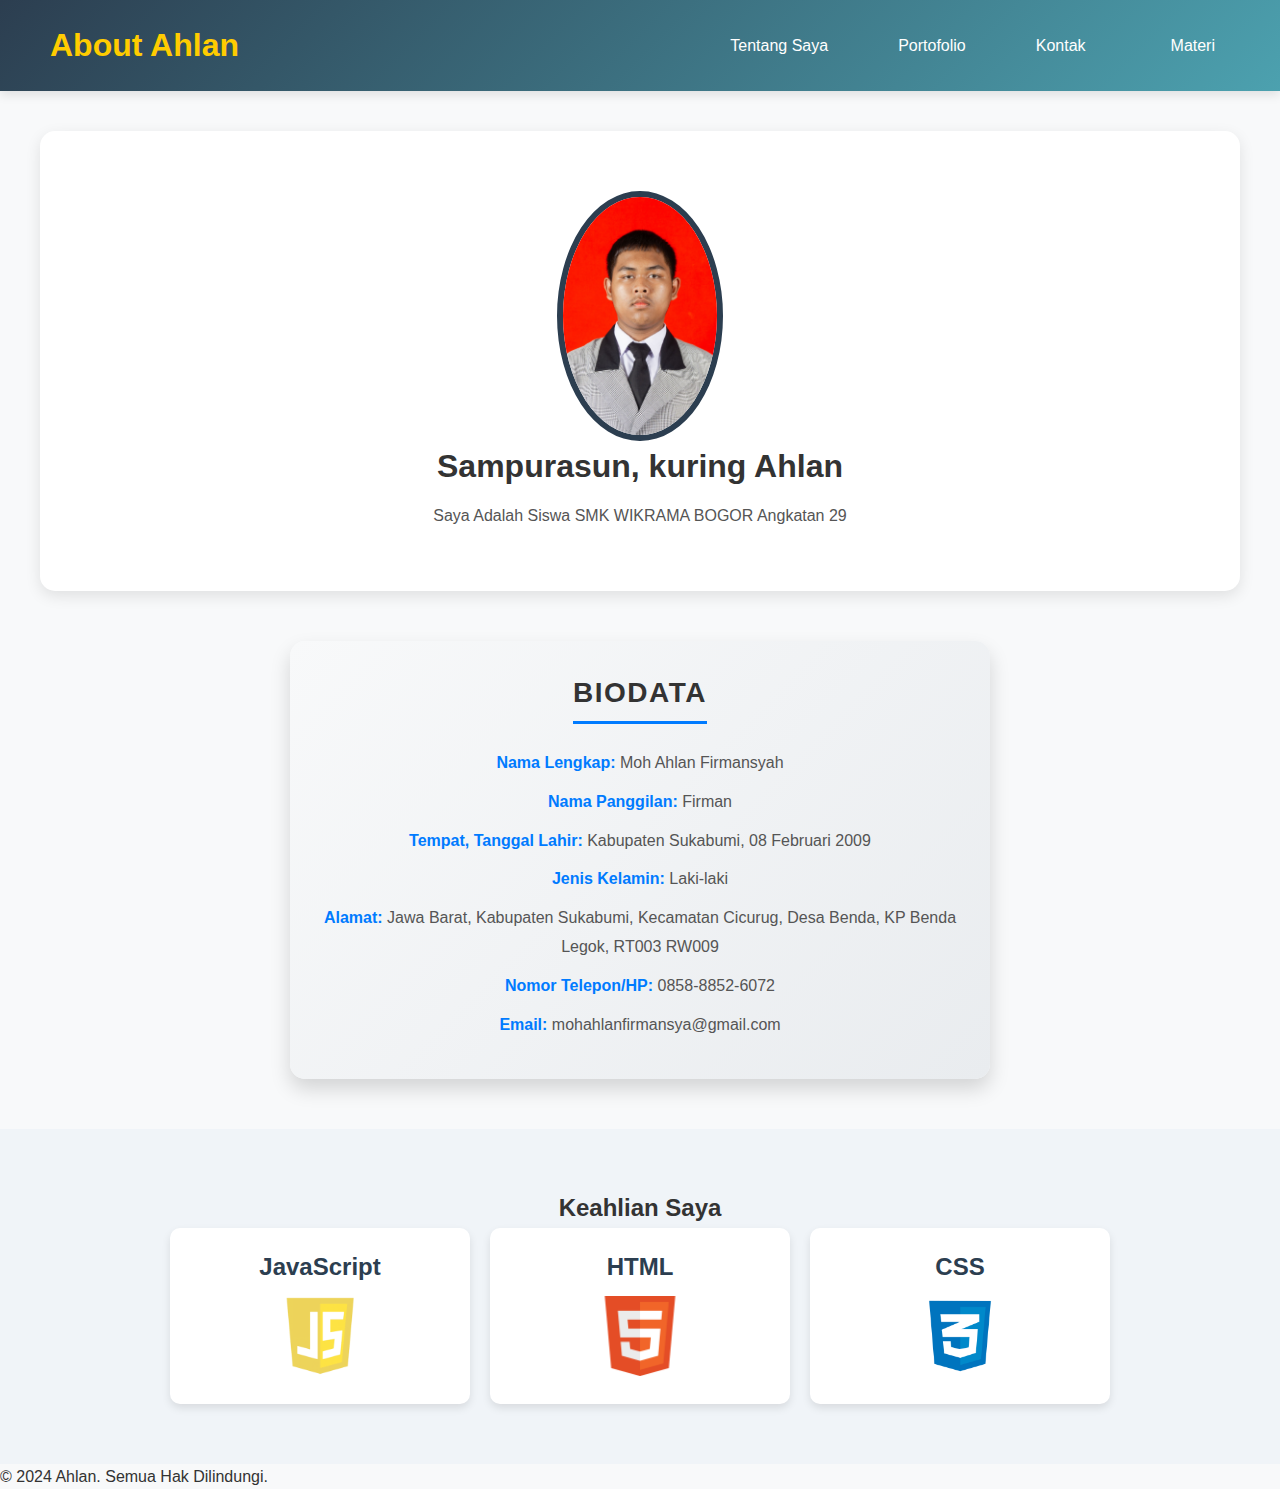
<file: index.html>
<!DOCTYPE html>
<html lang="id">
<head>
    <meta charset="UTF-8">
    <meta name="viewport" content="width=device-width, initial-scale=1.0">
    <title>Portofolio Saya</title>
    <link rel="stylesheet" href="Style.css">
</head>
<body>
    <header>
        <h1><span>About</span> Ahlan</h1>
            <nav>
                <ul>
                    <li><a href="index.html">Tentang Saya</a></li>
                    <li><a href="Portofolio.html">Portofolio</a></li>
                    <li><a href="Contact.html">Kontak</a></li>
                    <li class="nav-item dropdown">
                        <a href="nakal.html" class="dropdown-toggle">Materi</a>
                        <ul class="dropdown-menu">
                            <li><a class="dropdown-item" href="pipas.html">Pipas</a></li>
                            <li><a class="dropdown-item" href="Sejarah.html">Sejarah</a></li>
                            <li><a class="dropdown-item" href="sunda.html">Sunda</a></li>
                        </ul>
                    </li>
                </ul>
            </nav>
        </div>
    </header>

    <section id="about" class="about">
        <img src="12410408 0098459552 Moh Ahlan Firmansyah.jpg" alt="hero">
        <h1>Sampurasun, kuring Ahlan</h1>
        <p class="nama">Saya Adalah Siswa SMK WIKRAMA BOGOR Angkatan 29</p>
    </section>

    <section id="biodata">
        <h1>Biodata</h1>
        <p><span>Nama Lengkap:</span> Moh Ahlan Firmansyah</p>
        <p><span>Nama Panggilan:</span> Firman</p>
        <p><span>Tempat, Tanggal Lahir:</span> Kabupaten Sukabumi, 08 Februari 2009</p>
        <p><span>Jenis Kelamin:</span> Laki-laki</p>
        <p><span>Alamat:</span> Jawa Barat, Kabupaten Sukabumi, Kecamatan Cicurug, Desa Benda, KP Benda Legok, RT003 RW009</p>
        <p><span>Nomor Telepon/HP:</span> 0858-8852-6072</p>
        <p><span>Email:</span> mohahlanfirmansya@gmail.com</p>
    </section>
    
    <section id="services" class="services">
        <h2>Keahlian Saya</h2>
        <div class="service-container">
            <div class="service-item">
                <h3>JavaScript</h3>
                <img src="asset/logo-javascript-2-300x300.png" alt="JavaScript Logo">
            </div>
            <div class="service-item">
                <h3>HTML</h3>
                <img src="asset/image.png" alt="HTML Logo">
            </div>
            <div class="service-item">
                <h3>CSS</h3>
                <img src="asset/image copy.png" alt="CSS Logo">
            </div>
        </div>
    </section>

    <footer>
        <p>&copy; 2024 Ahlan. Semua Hak Dilindungi.</p>
    </footer>
</body>
</html>
</file>
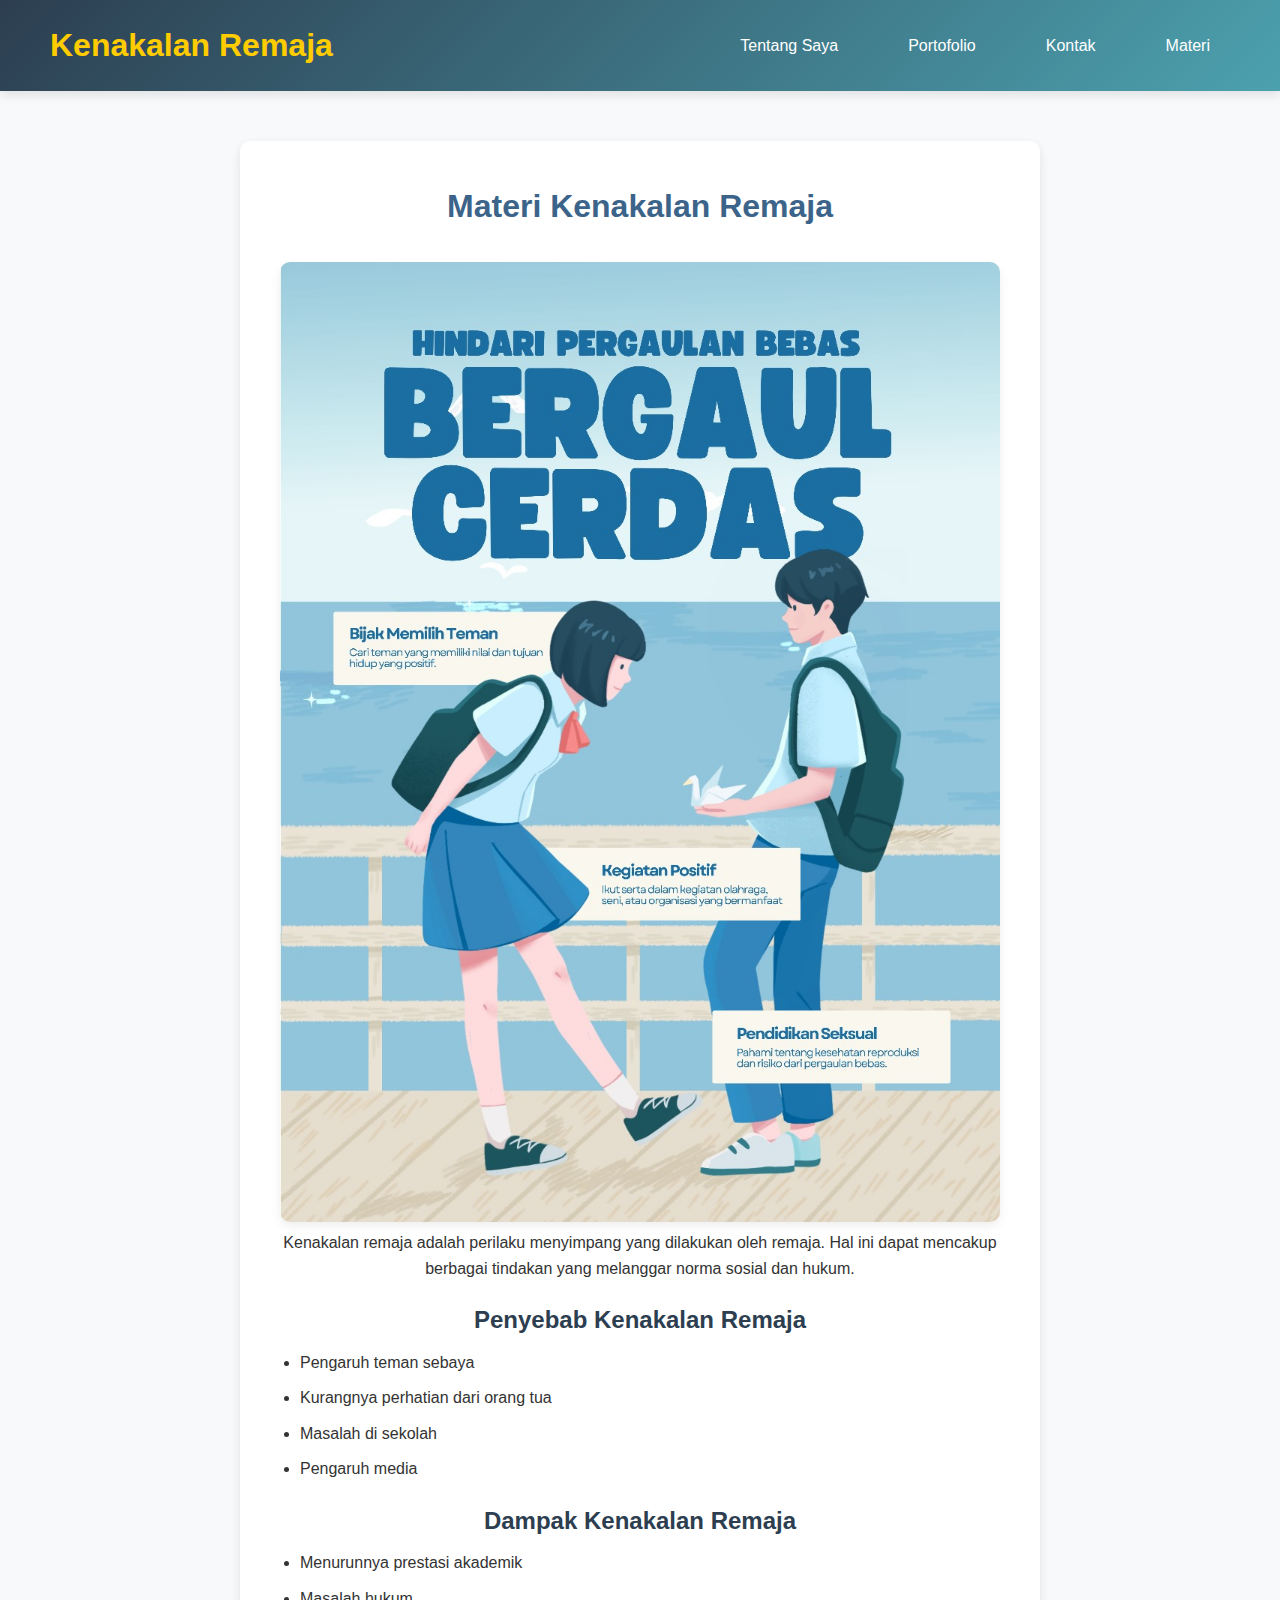
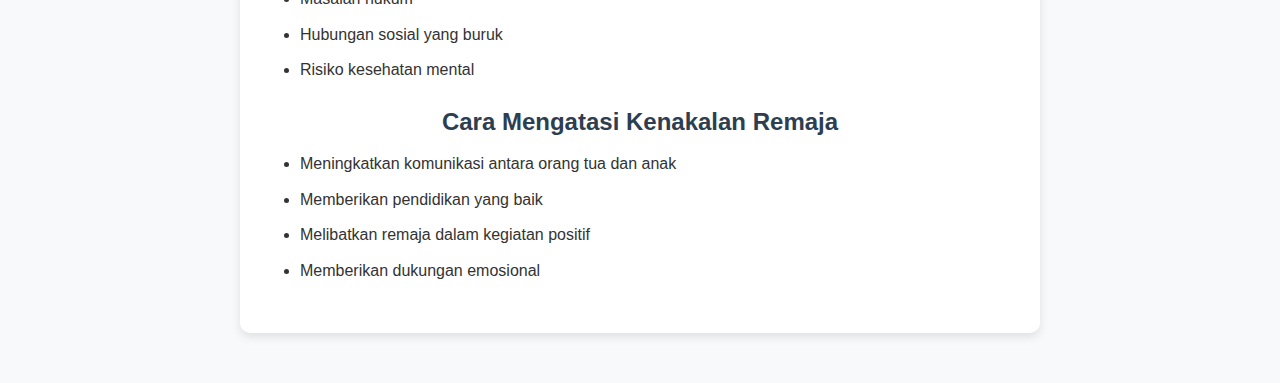
<file: pipas.html>
<!DOCTYPE html>
<html lang="en">
<head>
    <meta charset="UTF-8">
    <meta name="viewport" content="width=device-width, initial-scale=1.0">
    <title>Portofolio Ahlan</title>
    <link rel="stylesheet" href="nakal.css"> <!-- Pastikan path CSS benar -->
</head>
<body>

    <!-- HEADER DAN NAVBAR -->
    <header>
        <h1><span>Kenakalan Remaja </span></h1>
        <nav>
            <ul>
                <li><a href="index.html">Tentang Saya</a></li>
                <li><a href="Portofolio.html">Portofolio</a></li>
                <li><a href="Contact.html">Kontak</a></li>
                <li class="dropdown">
                    <a href="#" class="dropdown-toggle">Materi</a>
                    <ul class="dropdown-menu">
                        <li><a class="dropdown-item" href="pipas.html">Pipas</a></li>
                        <li><a class="dropdown-item" href="sejarah.html">Sejarah</a></li>
                        <li><a class="dropdown-item" href="sunda.html">Sunda</a></li>
                    </ul>
                </li>
            </ul>
        </nav>
    </header>

    <!-- FORM CONTAINER -->
    <div class="form-container">
        <h1 id="hero">Materi Kenakalan Remaja</h1>
        <img src="./asset/Gambar WhatsApp 2024-12-23 pukul 08.17.40_6e04c5d1.jpg" 
             alt="Poster Kenakalan Remaja" class="poster-image">
        <p>Kenakalan remaja adalah perilaku menyimpang yang dilakukan oleh remaja. Hal ini dapat mencakup berbagai tindakan yang melanggar norma sosial dan hukum.</p>
        
        <h2>Penyebab Kenakalan Remaja</h2>
        <ul>
            <li>Pengaruh teman sebaya</li>
            <li>Kurangnya perhatian dari orang tua</li>
            <li>Masalah di sekolah</li>
            <li>Pengaruh media</li>
        </ul>

        <h2>Dampak Kenakalan Remaja</h2>
        <ul>
            <li>Menurunnya prestasi akademik</li>
            <li>Masalah hukum</li>
            <li>Hubungan sosial yang buruk</li>
            <li>Risiko kesehatan mental</li>
        </ul>
    
        <h2>Cara Mengatasi Kenakalan Remaja</h2>
        <ul>
            <li>Meningkatkan komunikasi antara orang tua dan anak</li>
            <li>Memberikan pendidikan yang baik</li>
            <li>Melibatkan remaja dalam kegiatan positif</li>
            <li>Memberikan dukungan emosional</li>
        </ul>
    </div>

</body>
</html>
</file>
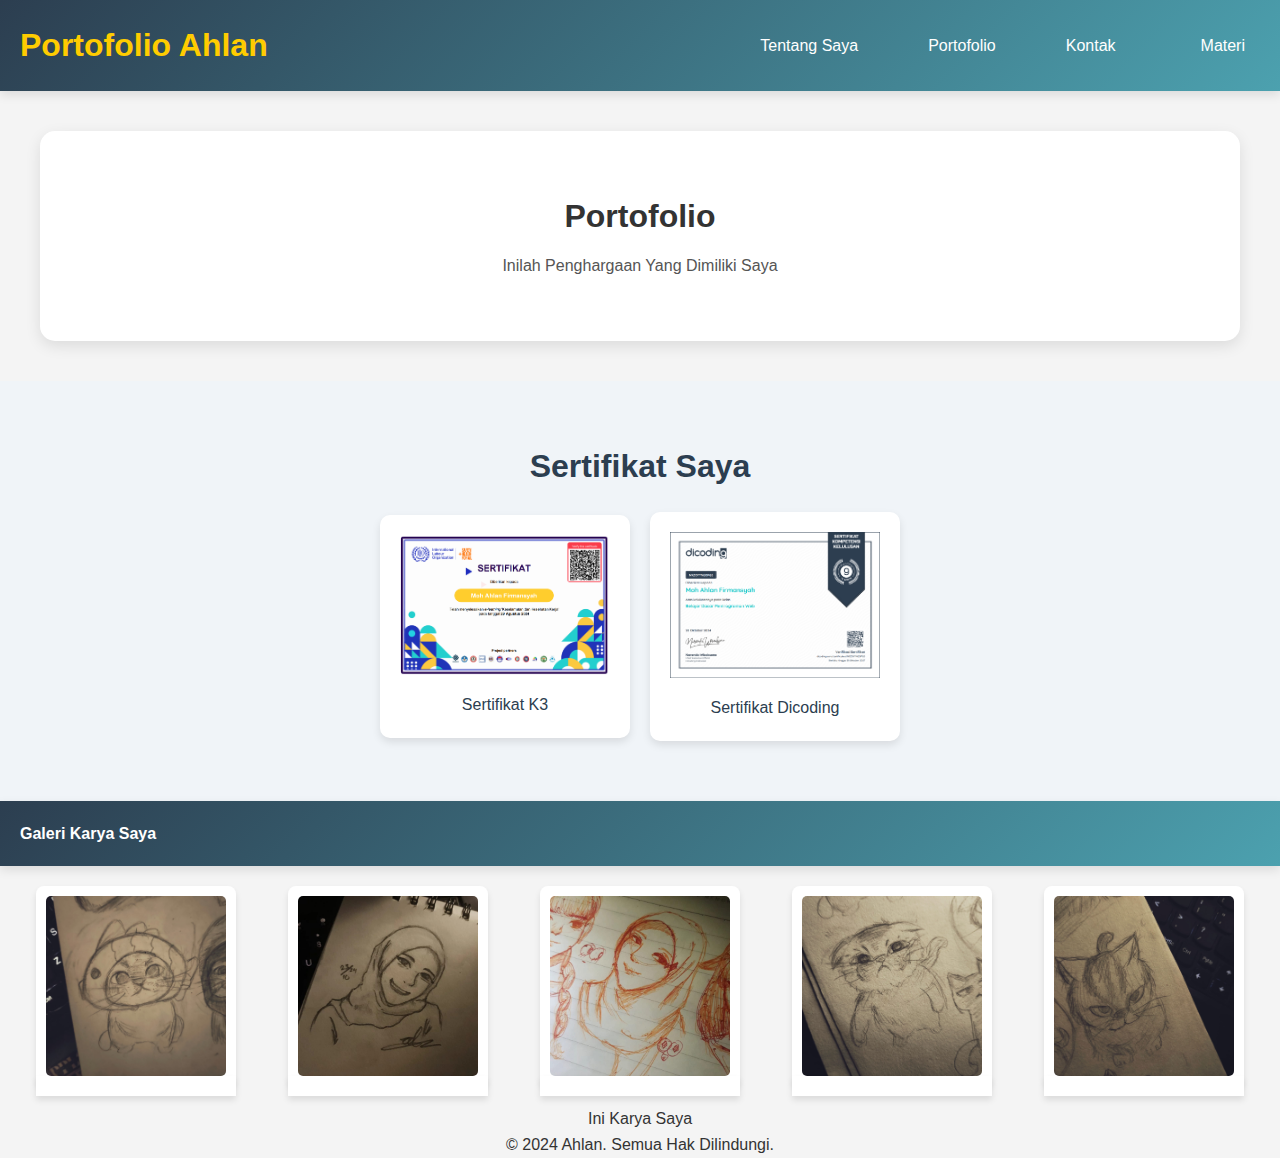
<file: Portofolio.html>
<!DOCTYPE html>
<html lang="id">
<head>
    <meta charset="UTF-8">
    <meta name="viewport" content="width=device-width, initial-scale=1.0">
    <title>Portofolio Saya</title>
    <link rel="stylesheet" href="Style.css">
    
</head>
<body>
    <header>
          <h1><span>Portofolio</span> Ahlan</h1>
            <nav>
                <ul>
                    <li><a href="index.html">Tentang Saya</a></li>
                    <li><a href="Portofolio.html">Portofolio</a></li>
                    <li><a href="Contact.html">Kontak</a></li>
                    <li class="nav-item dropdown">
                        <a href="nakal.html" class="dropdown-toggle">Materi</a>
                        <ul class="dropdown-menu">
                            <li><a class="dropdown-item" href="pipas.html">Pipas</a></li>
                            <li><a class="dropdown-item" href="sejarah.html">Sejarah</a></li>
                            <li><a class="dropdown-item" href="sunda.html">Sunda</a></li>
                        </ul>
            </nav>
            
        </div>
    </header>

    <section id="about" class="about">
        <h1>Portofolio</h1>
        <p class="nama">Inilah Penghargaan Yang Dimiliki Saya</p>

    </section>
    <section id="handling" class="handling">
        <h2>Sertifikat Saya</h2>
        <div class="certificates"> <!-- Ganti class handling dengan certificates -->
            <div class="certificate-item">
                <img src="./asset/k3.png" alt="Sertifikat K3">
                <div class="caption">Sertifikat K3</div>
            </div>
            <div class="certificate-item">
                <img src="./asset/sertifikat.png" alt="Sertifikat Dicoding">
                <div class="caption">Sertifikat Dicoding</div>
            </div>
        </div>
    </section>
  </section>
  <style>
    body {
        font-family: Arial, sans-serif;
        margin: 0;
        padding: 0;
        background-color: #f4f4f4;
        text-align: center;
    }

    header {
        background-color: #333;
        color: white;
        padding: 20px;
    }

    .gallery {
        display: grid;
        grid-template-columns: repeat(auto-fit, minmax(150px, 1fr));
        gap: 20px;
        padding: 20px;
        justify-content: center;
    }

    .gallery-item {
        background: white;
        padding: 10px;
        border-radius: 8px;
        box-shadow: 0 4px 6px rgba(0, 0, 0, 0.1);
        text-align: center;
        position: relative;
        width: 200px;
        margin: auto;
    }

    .gallery-item img {
        width: 100%;
        border-radius: 5px;
        display: block;
    }

    .gallery-item::after {
        content: "";
        display: block;
        width: 100%;
        height: 20px;
        background: white;
        position: absolute;
        bottom: -10px;
        left: 0;
        box-shadow: 0 4px 6px rgba(0, 0, 0, 0.1);
    }
</style>
</head>
<body>
<header>
    <h4>Galeri Karya Saya</h4>
</header>
<main>
    <div class="gallery">
        <div class="gallery-item"><img src="karya/e.jpg " alt="Karya 1"></div>
        <div class="gallery-item"><img src="karya/b.jpg" alt="Karya 2"></div>
        <div class="gallery-item"><img src="karya/a.jpg" alt="Karya 3"></div>
        <div class="gallery-item"><img src="karya/c.jpg" alt="Karya 4"></div>
        <div class="gallery-item"><img src="karya/d.jpg" alt="Karya 5"></div>
    </div>
</main>
<p>Ini Karya Saya </p>
  <footer>
      <p>&copy; 2024 Ahlan. Semua Hak Dilindungi.</p>
  </footer>
</body>
</html>
</file>
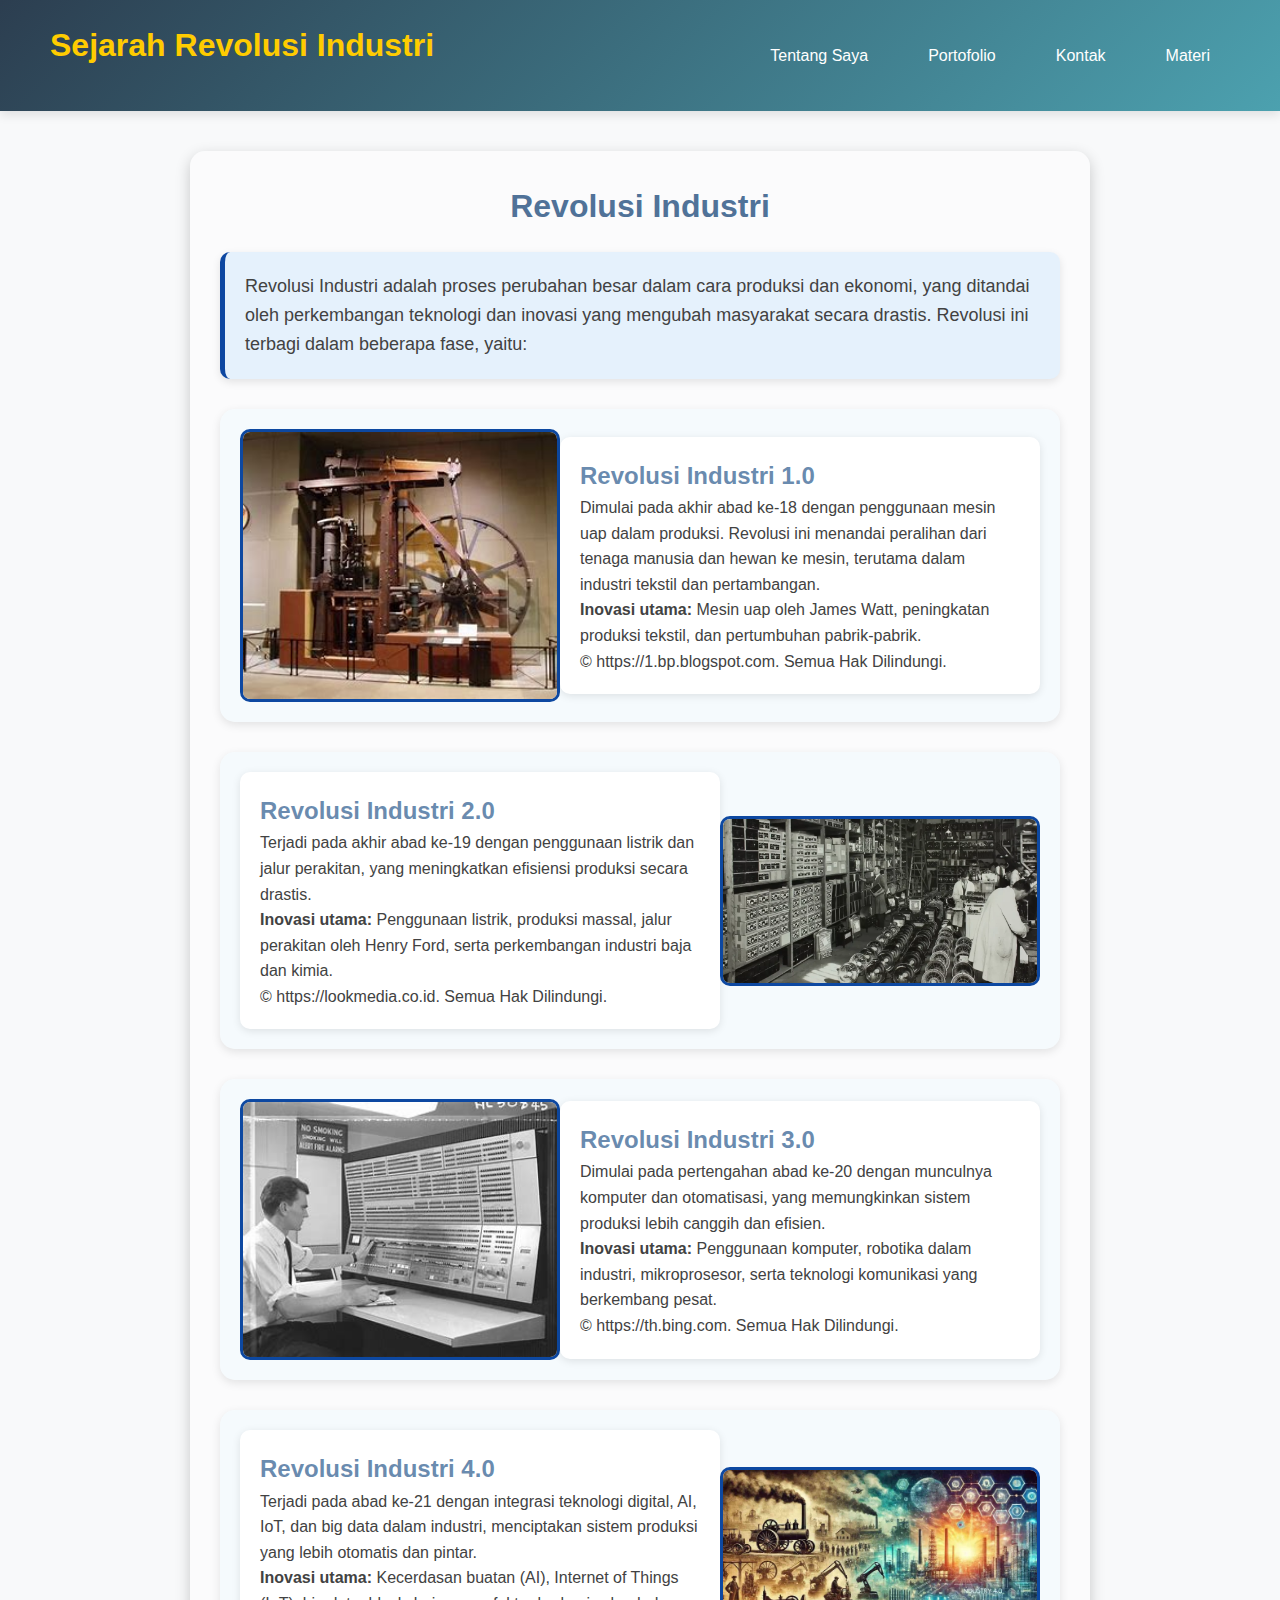
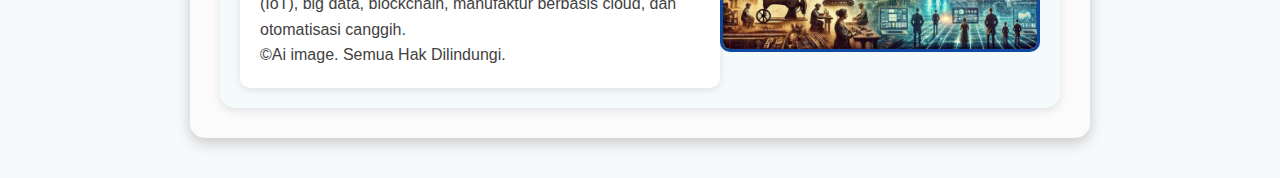
<file: sejarah.html>
<!DOCTYPE html>
<html lang="id">
<head>
    <meta charset="UTF-8">
    <meta name="viewport" content="width=device-width, initial-scale=1.0">
    <title> Revolusi Industri</title>
    <link rel="stylesheet" href="sejarah.css ">
    <header>
        <h1><span>Sejarah</span> Revolusi Industri</h1>
        <nav>
            <ul>
                <li><a href="index.html">Tentang Saya</a></li>
                <li><a href="Portofolio.html">Portofolio</a></li>
                <li><a href="Contact.html">Kontak</a></li>
                <li class="dropdown">
                    <a href="#" class="dropdown-toggle">Materi</a>
                    <ul class="dropdown-menu">
                        <li><a class="dropdown-item" href="pipas.html">Pipas</a></li>
                        <li><a class="dropdown-item" href="sejarah.html">Sejarah</a></li>
                        <li><a class="dropdown-item" href="sunda.html">Sunda</a></li>
                    </ul>
                </li>
            </ul>
        </nav>
    </header>
</head>
<body>
    <div class="container">
        <h1> Revolusi Industri</h1>
        <div class="intro">
            <p>Revolusi Industri adalah proses perubahan besar dalam cara produksi dan ekonomi, yang ditandai oleh perkembangan teknologi dan inovasi yang mengubah masyarakat secara drastis. Revolusi ini terbagi dalam beberapa fase, yaitu:</p>
        </div>
        
        <div class="timeline">
            <div class="timeline-item">
                <img src="OIPP.jpg" alt="Mesin Uap">
                <div class="box">
                    <h2>Revolusi Industri 1.0</h2>
                    <p>Dimulai pada akhir abad ke-18 dengan penggunaan mesin uap dalam produksi. Revolusi ini menandai peralihan dari tenaga manusia dan hewan ke mesin, terutama dalam industri tekstil dan pertambangan.</p>
                    <p><strong>Inovasi utama:</strong> Mesin uap oleh James Watt, peningkatan produksi tekstil, dan pertumbuhan pabrik-pabrik.</p>
                    <footer>
                        <p>&copy; https://1.bp.blogspot.com. Semua Hak Dilindungi.</p>
                    </footer>
                </div>
            </div>
            
            <div class="timeline-item">
                <img src="industri.webp" alt="Jalur Perakitan">
                <div class="box">
                    <h2>Revolusi Industri 2.0</h2>
                    <p>Terjadi pada akhir abad ke-19 dengan penggunaan listrik dan jalur perakitan, yang meningkatkan efisiensi produksi secara drastis.</p>
                    <p><strong>Inovasi utama:</strong> Penggunaan listrik, produksi massal, jalur perakitan oleh Henry Ford, serta perkembangan industri baja dan kimia.</p>
                    <footer>
                        <p>&copy; https://lookmedia.co.id. Semua Hak Dilindungi.</p>
                    </footer>
                </div>
            </div>
            
            <div class="timeline-item">
                <img src="OIP.jpg" alt="Komputer IBM 360">
                <div class="box">
                    <h2>Revolusi Industri 3.0</h2>
                    <p>Dimulai pada pertengahan abad ke-20 dengan munculnya komputer dan otomatisasi, yang memungkinkan sistem produksi lebih canggih dan efisien.</p>
                    <p><strong>Inovasi utama:</strong> Penggunaan komputer, robotika dalam industri, mikroprosesor, serta teknologi komunikasi yang berkembang pesat.</p>
                    <footer>
                        <p>&copy; https://th.bing.com. Semua Hak Dilindungi.</p>
                    </footer>
                </div>
            </div>
            
            <div class="timeline-item">
                <img src="whatsapp-image-2024-12-17-at-12-02-50-588417a7-6761d96aed64156d02401c12.jpg" alt="Smart Factory">
                <div class="box">
                    <h2>Revolusi Industri 4.0</h2>
                    <p>Terjadi pada abad ke-21 dengan integrasi teknologi digital, AI, IoT, dan big data dalam industri, menciptakan sistem produksi yang lebih otomatis dan pintar.</p>
                    <p><strong>Inovasi utama:</strong> Kecerdasan buatan (AI), Internet of Things (IoT), big data, blockchain, manufaktur berbasis cloud, dan otomatisasi canggih.</p>
                    <footer>
                        <p>&copy;Ai image. Semua Hak Dilindungi.</p>
                    </footer>
                </div>
            </div>
        </div>
    </div>
    
</body>
</html>
</file>
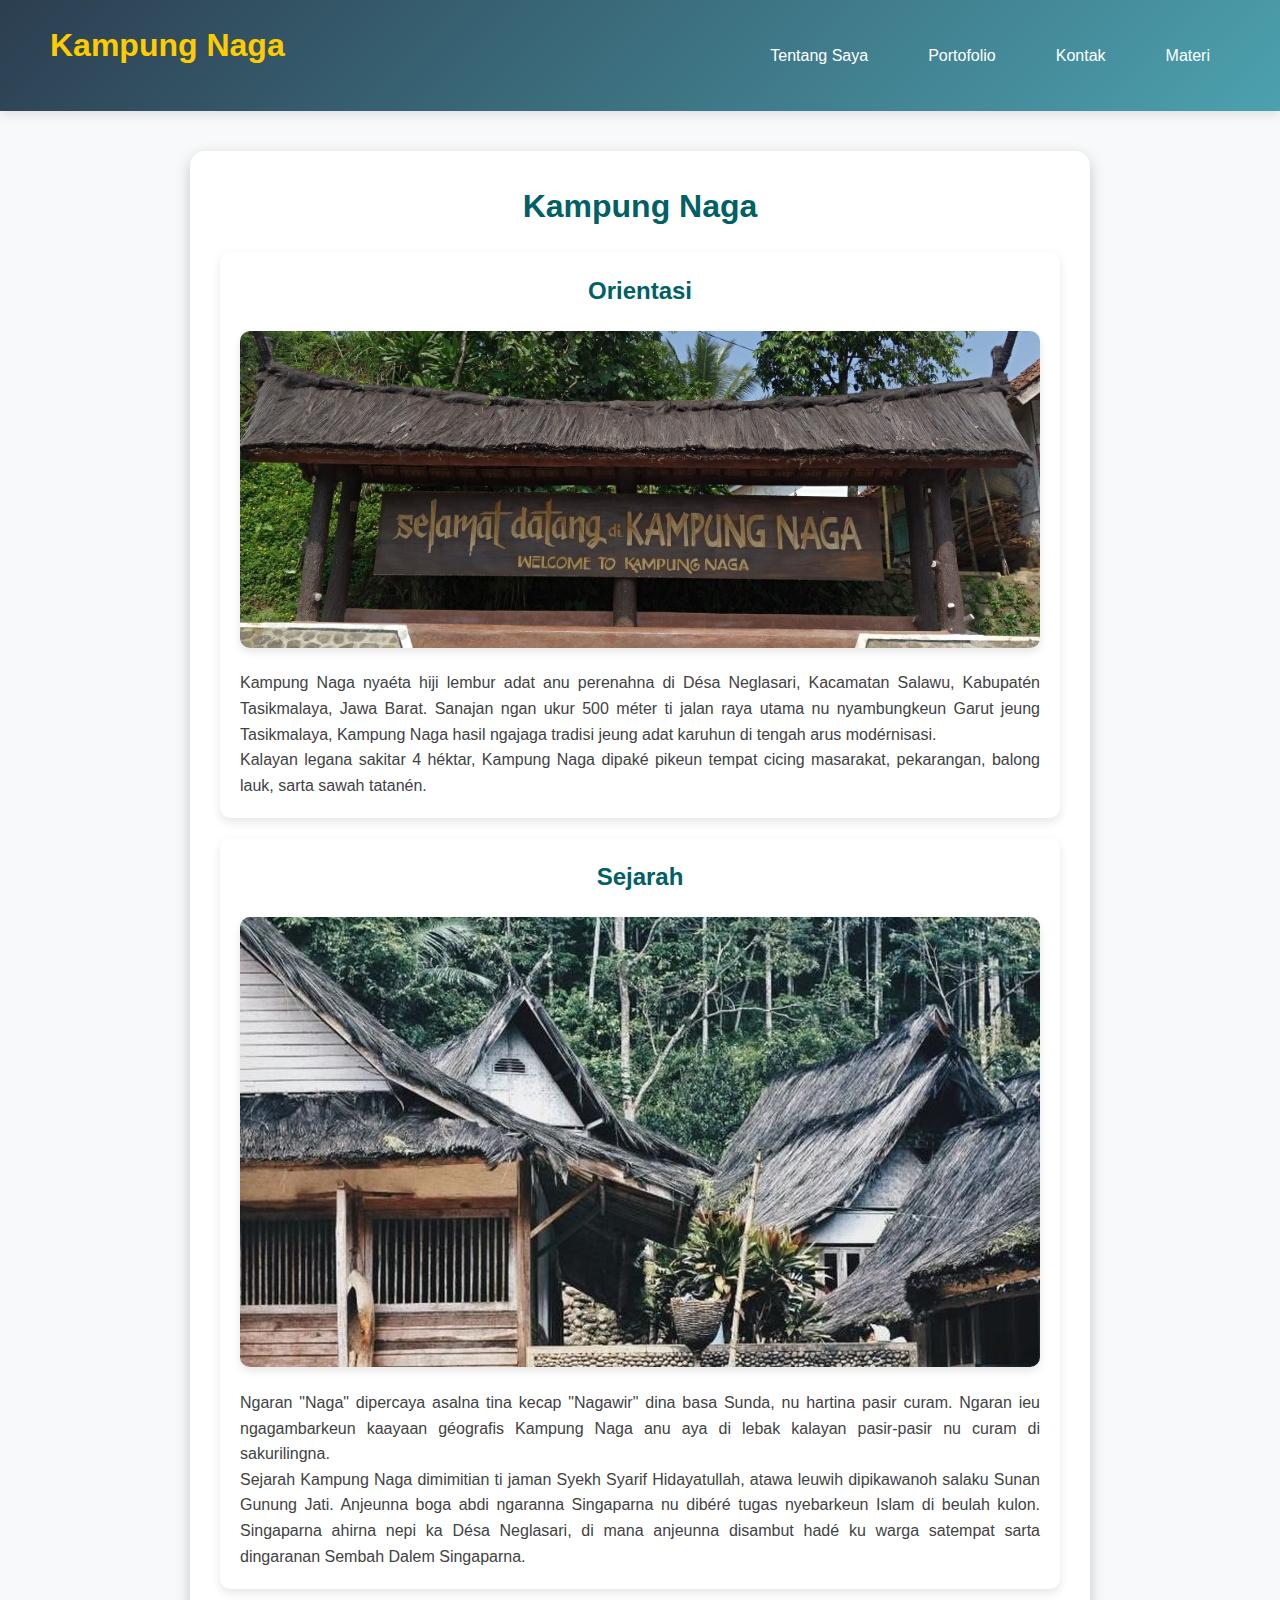
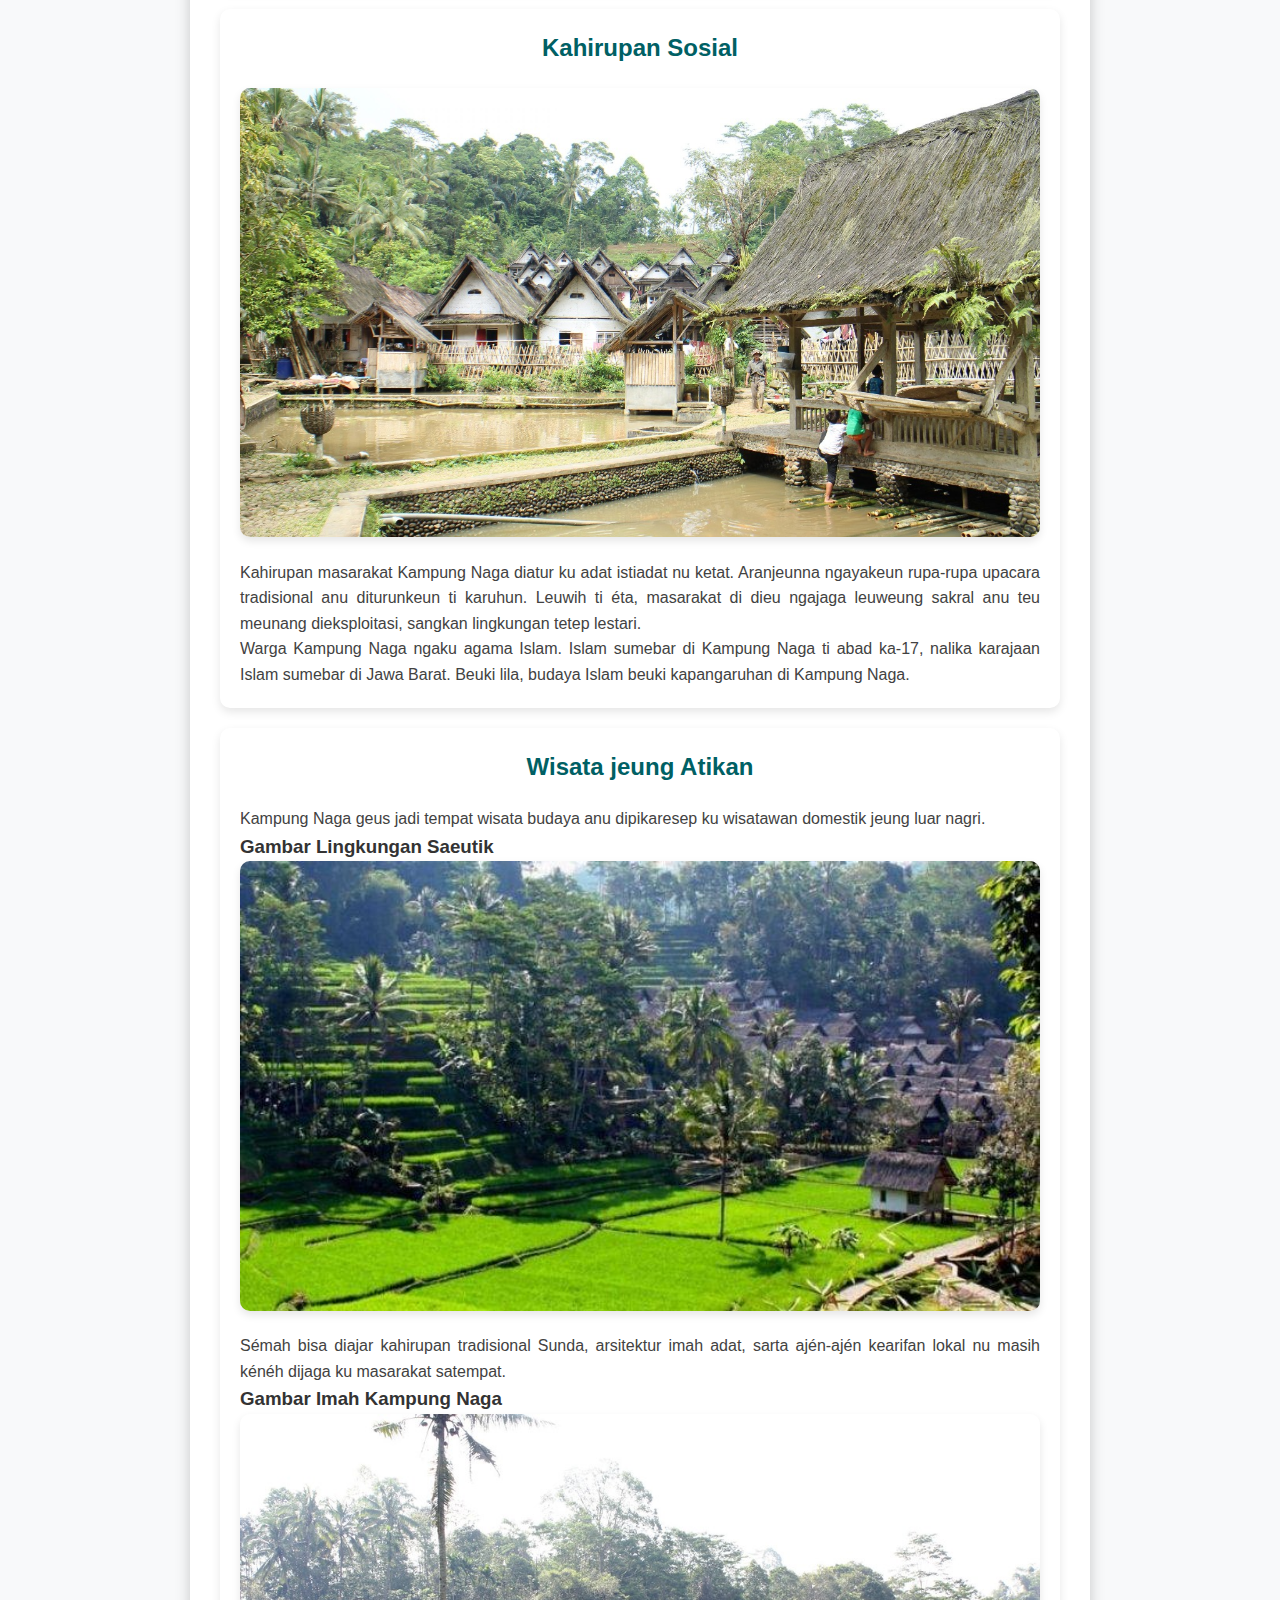
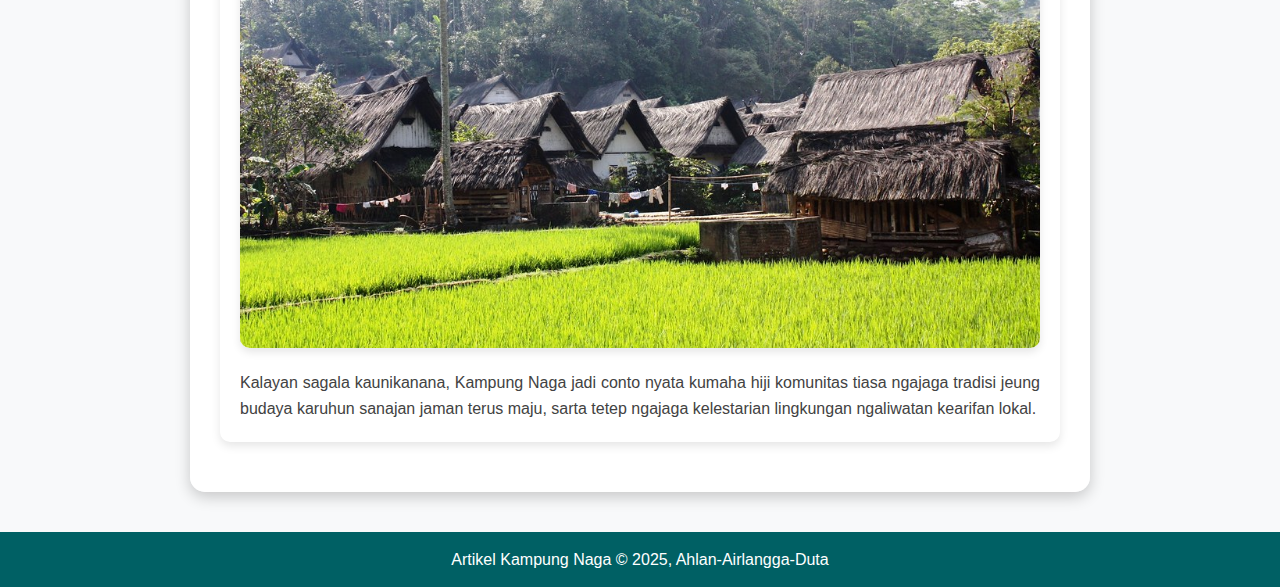
<file: sunda.html>
<!DOCTYPE html>
<html lang="su">
<head>
    <meta charset="UTF-8">
    <meta name="viewport" content="width=device-width, initial-scale=1.0">
    <title> Revolusi Industri</title>
    <link rel="stylesheet" href="sunda.css">
    <header>
        <h1><span></span>Kampung Naga</h1>
        <nav>
            <ul>
                <li><a href="index.html">Tentang Saya</a></li>
                <li><a href="Portofolio.html">Portofolio</a></li>
                <li><a href="Contact.html">Kontak</a></li>
                <li class="dropdown">
                    <a href="#" class="dropdown-toggle">Materi</a>
                    <ul class="dropdown-menu">
                        <li><a class="dropdown-item" href="pipas.html">Pipas</a></li>
                        <li><a class="dropdown-item" href="sejarah.html">Sejarah</a></li>
                        <li><a class="dropdown-item" href="sunda.html">Sunda</a></li>
                    </ul>
                </li>
            </ul>
        </nav>
    </header>
</head>
<body>
    <main>
      <div id="content">
        <h1>  Kampung Naga</h1>
        <article id="orientasi" class="card">
          <h2>Orientasi</h2>
          <img class="featured-image" src="image/SelamatDatangKampungNaga.jpg" alt="Kampung-Naga">
          <p>
            Kampung Naga nyaéta hiji lembur adat anu perenahna di Désa Neglasari, Kacamatan Salawu, Kabupatén Tasikmalaya, Jawa Barat. Sanajan ngan ukur 500 méter ti jalan raya utama nu nyambungkeun Garut jeung Tasikmalaya, Kampung Naga hasil ngajaga tradisi jeung adat karuhun di tengah arus modérnisasi.
          </p>
          <p>
            Kalayan legana sakitar 4 héktar, Kampung Naga dipaké pikeun tempat cicing masarakat, pekarangan, balong lauk, sarta sawah tatanén.
          </p>
        </article>

        <article id="sejarah" class="card">
          <h2>Sejarah</h2>
          <img class="featured-image" src="image/kampungNaga.jpg" alt="Kampung-Naga">
          <p>
            Ngaran "Naga" dipercaya asalna tina kecap "Nagawir" dina basa Sunda, nu hartina pasir curam. Ngaran ieu ngagambarkeun kaayaan géografis Kampung Naga anu aya di lebak kalayan pasir-pasir nu curam di sakurilingna.
          </p>
          <p>
            Sejarah Kampung Naga dimimitian ti jaman Syekh Syarif Hidayatullah, atawa leuwih dipikawanoh salaku Sunan Gunung Jati. Anjeunna boga abdi ngaranna Singaparna nu dibéré tugas nyebarkeun Islam di beulah kulon. Singaparna ahirna nepi ka Désa Neglasari, di mana anjeunna disambut hadé ku warga satempat sarta dingaranan Sembah Dalem Singaparna. 
          </p>
        </article>
    
        <article id="sosial" class="card">
          <h2>Kahirupan Sosial</h2>
          <img class="featured-image" src="image/so.jpg" alt="Geografis">
          <p>
            Kahirupan masarakat Kampung Naga diatur ku adat istiadat nu ketat. Aranjeunna ngayakeun rupa-rupa upacara tradisional anu diturunkeun ti karuhun. Leuwih ti éta, masarakat di dieu ngajaga leuweung sakral anu teu meunang dieksploitasi, sangkan lingkungan tetep lestari.
          </p>
          <p>
            Warga Kampung Naga ngaku agama Islam. Islam sumebar di Kampung Naga ti abad ka-17, nalika karajaan Islam sumebar di Jawa Barat. Beuki lila, budaya Islam beuki kapangaruhan di Kampung Naga.
          </p>
        </article>
    
        <article id="wisata" class="card">
          <h2>Wisata jeung Atikan</h2>
          <p>Kampung Naga geus jadi tempat wisata budaya anu dipikaresep ku wisatawan domestik jeung luar nagri.</p>
          <section>
            <h3>Gambar Lingkungan Saeutik</h3>
            <img class="featured-image" src="image/w.jpg" alt="FarmHouse">
            <p>
              Sémah bisa diajar kahirupan tradisional Sunda, arsitektur imah adat, sarta ajén-ajén kearifan lokal nu masih kénéh dijaga ku masarakat satempat.
            </p>
          </section>
          <section>
            <h3>Gambar Imah Kampung Naga</h3>
            <img class="featured-image" src="image/6220092346_79319f71fa_b.jpg" alt="bosscha">
            <p>
              Kalayan sagala kaunikanana, Kampung Naga jadi conto nyata kumaha hiji komunitas tiasa ngajaga tradisi jeung budaya karuhun sanajan jaman terus maju, sarta tetep ngajaga kelestarian lingkungan ngaliwatan kearifan lokal.
            </p>
          </section>
        </article>
      </div>

    <footer>
     <p>Artikel Kampung Naga &copy; 2025, Ahlan-Airlangga-Duta</p>
    </footer>
  </body>
</html>
</file>
<file: sejarah.css>
* {
    margin: 0;
    padding: 0;
    box-sizing: border-box;
}

body {
    font-family: 'Poppins', sans-serif;
    line-height: 1.6;
    color: #333;
    background-color: #f8f9fa;
}

/* Header dan Navbar */
header {
    display: flex;
    justify-content: space-between;
    align-items: center;
    padding: 20px 50px;
    background: linear-gradient(135deg, #2c3e50, #4ca1af);
    color: white;
    box-shadow: 0 4px 10px rgba(0, 0, 0, 0.1);
    position: relative;
}

/* Logo */
header h1 {
    font-size: 2rem;
    font-weight: bold;
    color: #ffcc00;
}

/* Navbar */
nav ul {
    list-style: none;
    display: flex;
    gap: 20px;
}

nav ul li {
    position: relative;
}

nav ul li a {
    color: white;
    text-decoration: none;
    font-size: 1rem;
    padding: 10px 20px;
    border-radius: 5px;
    transition: 0.3s;
    display: block;
}

nav ul li a:hover {
    background: rgba(255, 255, 255, 0.2);
    color: #ffcc00;
}
/* Dropdown Menu */
.dropdown {
    position: relative;
    display: inline-block;
}

.dropdown-toggle {
    cursor: pointer;
}

.dropdown-menu {
    display: none;
    position: absolute;
    left: 0;
    top: 100%;
    background-color: white;
    min-width: 160px;
    box-shadow: 0px 8px 16px rgba(0, 0, 0, 0.2);
    border-radius: 5px;
    padding: 10px 0;
    z-index: 1000;
}

/* Tampilkan dropdown saat hover */
.dropdown:hover .dropdown-menu {
    display: block;
}

.dropdown-item {
    display: block;
    padding: 10px;
    text-decoration: none;
    color: black;
    font-size: 14px;
    cursor: pointer;
    transition: background 0.3s;
}

.dropdown-item:hover {
    background-color: #f1f1f1;
}

/* Form Container */

.container {
    max-width: 900px;
    margin: 40px auto;
    background: rgba(255, 255, 255, 0.379);
    padding: 30px;
    border-radius: 15px;
    box-shadow: 0px 5px 15px rgba(0, 0, 0, 0.2);
    text-align: center;
}

h1 {
    color: #507298;
    margin-bottom: 20px;
}

.intro {
    text-align: left;
    margin-bottom: 30px;
    font-size: 18px;
    background: #e5f1fc;
    padding: 20px;
    border-radius: 10px;
    border-left: 5px solid #0d47a1;
    box-shadow: 0px 3px 8px rgba(0, 0, 0, 0.1);
}

.timeline {
    display: flex;
    flex-direction: column;
    gap: 30px;
    align-items: center;
}

.timeline-item {
    display: flex;
    align-items: center;
    background: #e9f9ff4e;
    padding: 20px;
    border-radius: 15px;
    width: 100%;
    box-shadow: 0px 3px 10px rgba(0, 0, 0, 0.1);
    transition: transform 0.3s ease-in-out;
}

.timeline-item:hover {
    transform: scale(1.03);
}

.timeline-item:nth-child(even) {
    flex-direction: row-reverse;
}

.timeline-item img {
    width: 40%;
    border-radius: 10px;
    object-fit: cover;
    border: 3px solid #0d48a1;
}

.timeline-item .box {
    width: 60%;
    padding: 20px;
    text-align: left;
    background: white;
    border-radius: 10px;
    box-shadow: 0px 2px 8px rgba(0, 0, 0, 0.1);
}

h2 {
    color: #557ba4df;
}

p {
    color: #424242;
    line-height: 1.6;
}

@media (max-width: 768px) {
    .timeline-item {
        flex-direction: column !important;
    }
    .timeline-item img, .timeline-item .box {
        width: 100%;
    }
}
</file>
<file: Style.css>
/* Reset dasar */
* {
    margin: 0;
    padding: 0;
    box-sizing: border-box;
}

body {
    font-family: 'Poppins', sans-serif;
    line-height: 1.6;
    color: #333;
    background-color: #f8f9fa;
}

/* Header dan Navbar */
header {
    display: flex;
    justify-content: space-between;
    align-items: center;
    padding: 20px 50px;
    background: linear-gradient(135deg, #2c3e50, #4ca1af);
    color: white;
    box-shadow: 0 4px 10px rgba(0, 0, 0, 0.1);
    position: relative;
}

/* Logo */
header h1 {
    font-size: 2rem;
    font-weight: bold;
    color: #ffcc00;
}

/* Navbar */
nav {
    margin-left: auto; /* Menggeser navbar ke kanan */
}

nav ul {
    list-style: none;
    display: flex;
    gap: 30px; /* Jarak antar item navbar */
}

nav ul li {
    position: relative;
}

nav ul li a {
    color: white;
    text-decoration: none;
    font-size: 1rem;
    padding: 10px 20px;
    border-radius: 5px;
    transition: background 0.3s, color 0.3s;
    display: block;
}

/* Hover Effect */
nav ul li a:hover {
    background: rgba(255, 255, 255, 0.2);
    color: #ffcc00;
}

/* Section About */
.about {
    display: flex;
    flex-direction: column;
    justify-content: center;
    align-items: center;
    height: auto;
    text-align: center;
    background: white;
    padding: 60px 20px;
    border-radius: 15px;
    box-shadow: 0 5px 15px rgba(0, 0, 0, 0.1);
    margin: 40px;
}

.about img {
    height: 250px;
    border-radius: 50%;
    border: 6px solid #2c3e50;
    transition: transform 0.3s;
}

.about img:hover {
    transform: scale(1.1);
}

.about h2 {
    font-size: 2rem;
    color: #2c3e50;
    margin-top: 20px;
}

.about p {
    font-size: 1rem;
    color: #555;
    max-width: 600px;
    line-height: 1.8;
    margin-top: 10px;
}

/* Section Services */
.services {
    text-align: center;
    padding: 60px 20px;
    background: #f0f4f8;
}

.service-container {
    display: flex;
    justify-content: center;
    flex-wrap: wrap;
    gap: 20px;
}

.service-item {
    background: white;
    padding: 20px;
    border-radius: 10px;
    box-shadow: 0 4px 8px rgba(0, 0, 0, 0.1);
    width: 300px;
    transition: transform 0.3s;
}

.service-item:hover {
    transform: translateY(-5px);
}

.service-item h3 {
    font-size: 1.5rem;
    color: #2c3e50;
}

.service-item img {
    height: 80px;
    margin-top: 10px;
}

/* Form Container */
.form-container {
    max-width: 600px;
    margin: 50px auto;
    padding: 40px;
    background: white;
    border-radius: 10px;
    box-shadow: 0 4px 10px rgba(0, 0, 0, 0.1);
}

input, textarea {
    width: 100%;
    padding: 12px;
    border: 1px solid #ccc;
    border-radius: 5px;
    margin-bottom: 15px;
}

button {
    padding: 12px;
    background: #2c3e50;
    color: white;
    border: none;
    border-radius: 5px;
    cursor: pointer;
    transition: background 0.3s;
}

button:hover {
    background: #4ca1af;
}

/* Social Media */
#social-media {
    text-align: center;
    padding: 50px 20px;
    background: #f8f9fa;
}

.social-links {
    display: flex;
    justify-content: center;
    gap: 20px;
}

.social-links a {
    transition: transform 0.3s;
}

.social-links a:hover {
    transform: scale(1.1);
}
/* Styling untuk Section Biodata */
#biodata {
    font-family: 'Poppins', sans-serif;
    max-width: 700px;
    margin: 50px auto;
    padding: 30px;
    background: linear-gradient(135deg, #f8f9fa, #e9ecef);
    border-radius: 15px;
    box-shadow: 0 10px 20px rgba(0, 0, 0, 0.15);
    text-align: center;
    transition: transform 0.3s ease-in-out, box-shadow 0.3s ease-in-out;
}

#biodata:hover {
    transform: translateY(-5px);
    box-shadow: 0 15px 30px rgba(0, 0, 0, 0.2);
}

/* Styling untuk Judul Biodata */
#biodata h1 {
    font-size: 28px;
    color: #333;
    margin-bottom: 15px;
    text-transform: uppercase;
    letter-spacing: 1.5px;
    font-weight: 700;
    border-bottom: 3px solid #007bff;
    display: inline-block;
    padding-bottom: 5px;
}

/* Styling untuk Paragraf Biodata */
#biodata p {
    font-size: 16px;
    color: #555;
    line-height: 1.8;
    margin: 10px 0;
}

/* Styling untuk Span dalam Biodata */
#biodata p span {
    font-weight: bold;
    color: #007bff;
}

/* Styling untuk Gambar Profil */
#biodata .profile-img {
    width: 150px;
    height: 150px;
    border-radius: 50%;
    object-fit: cover;
    border: 5px solid #007bff;
    box-shadow: 0 5px 10px rgba(0, 0, 0, 0.2);
    margin-bottom: 15px;
    transition: transform 0.3s ease, box-shadow 0.3s ease;
}

#biodata .profile-img:hover {
    transform: scale(1.1);
    box-shadow: 0 8px 20px rgba(0, 0, 0, 0.3);
}
/* Section Sertifikat */
.handling {
    text-align: center;
    padding: 60px 20px;
    background: #f0f4f8;
}

.handling h2 {
    font-size: 2rem;
    color: #2c3e50;
    margin-bottom: 20px;
}

.certificates {
    display: flex; /* Mengatur gambar menjadi flexbox */
    justify-content: center; /* Pusatkan gambar */
    align-items: center; /* Pusatkan gambar secara vertikal */
    flex-wrap: wrap; /* Membuat gambar responsif */
    gap: 20px; /* Jarak antar gambar */
}

.certificate-item {
    background: white;
    padding: 20px; /* Padding yang lebih besar untuk ruang */
    border-radius: 10px;
    box-shadow: 0 4px 8px rgba(0, 0, 0, 0.1);
    width: 250px; /* Lebar item sertifikat yang proporsional */
    transition: transform 0.3s;
}

.certificate-item:hover {
    transform: translateY(-5px);
}

.certificate-item img {
    width: 100%; /* Mengatur lebar gambar agar responsif */
    height: auto; /* Mempertahankan rasio aspek gambar */
    max-height: 150px; /* Maksimal tinggi gambar */
    margin-bottom: 10px;
}

.certificate-item .caption {
    font-size: 1rem;
    color: #2c3e50;
    text-align: center; /* Pusatkan teks caption */
}
/* Styling untuk dropdown */
.dropdown {
    position: relative;
    display: inline-block;
    margin-left: 20px;
}

.dropdown-toggle {
    color: white;
    padding: 10px 15px;
    border: none;
    cursor: pointer;
    font-size: 16px;
    border-radius: 5px;
}

.dropdown-toggle:hover {
    background-color: #ffffff43;
}

.dropdown-menu {
    display: none;
    position: absolute;
    background-color: white;
    min-width: 160px;
    box-shadow: 0px 8px 16px rgba(0, 0, 0, 0.2);
    border-radius: 5px;
    padding: 10px 0;
    z-index: 1;
}

.dropdown:hover .dropdown-menu {
    display: block;
}

.dropdown-item {
    display: block;
    padding: 10px;
    text-decoration: none;
    color: black;
    background: none;
    border: none;
    width: 100%;
    text-align: left;
    font-size: 14px;
    cursor: pointer;
}

.dropdown-item:hover {
    background-color: #f1f1f1;
}


/* Animasi Fade In */
@keyframes fadeIn {
    from {
        opacity: 0;
        transform: translateY(-10px);
    }
    to {
        opacity: 1;
        transform: translateY(0);
    }
}

#biodata {
    animation: fadeIn 0.6s ease-in-out;
}
 
/* Responsive */
@media (max-width: 768px) {
    header {
        flex-direction: column;
        text-align: center;
    }
    .about {
        margin: 20px;
    }
    .service-container {
        flex-direction: column;
        align-items: center;
    }
}
</file>
<file: nakal.css>
/* Reset dasar */
* {
    margin: 0;
    padding: 0;
    box-sizing: border-box;
}

body {
    font-family: 'Poppins', sans-serif;
    line-height: 1.6;
    color: #333;
    background-color: #f8f9fa;
}

/* Header dan Navbar */
header {
    display: flex;
    justify-content: space-between;
    align-items: center;
    padding: 20px 50px;
    background: linear-gradient(135deg, #2c3e50, #4ca1af);
    color: white;
    box-shadow: 0 4px 10px rgba(0, 0, 0, 0.1);
    position: relative;
}

/* Logo */
header h1 {
    font-size: 2rem;
    font-weight: bold;
    color: #ffcc00;
}

/* Navbar */
nav {
    margin-left: auto; /* Menggeser navbar ke kanan */
}

nav ul {
    list-style: none;
    display: flex;
    gap: 30px; /* Jarak antar item navbar */
}

nav ul li {
    position: relative;
}

nav ul li a {
    color: white;
    text-decoration: none;
    font-size: 1rem;
    padding: 10px 20px;
    border-radius: 5px;
    transition: background 0.3s, color 0.3s;
    display: block;
}

/* Hover Effect */
nav ul li a:hover {
    background: rgba(255, 255, 255, 0.2);
    color: #ffcc00;
}

/* Dropdown */
.dropdown {
    position: relative;
}

.dropdown-toggle {
    color: white;
    padding: 10px 20px;
    border: none;
    cursor: pointer;
    font-size: 1rem;
    border-radius: 5px;
    background: transparent;
    transition: background 0.3s;
}

.dropdown-toggle:hover {
    background-color: rgba(255, 255, 255, 0.2);
}

.dropdown-menu {
    display: none;
    position: absolute;
    background-color: white;
    min-width: 160px;
    box-shadow: 0px 8px 16px rgba(0, 0, 0, 0.2);
    border-radius: 5px;
    padding: 10px 0;
    z-index: 1;
}

.dropdown:hover .dropdown-menu {
    display: block;
}

.dropdown-item {
    display: block;
    padding: 10px;
    text-decoration: none;
    color: black;
    background: none;
    border: none;
    width: 100%;
    text-align: left;
    font-size: 14px;
    cursor: pointer;
}

.dropdown-item:hover {
    background-color: #f1f1f1;
}

/* Dropdown Menu */
.dropdown {
    position: relative;
    display: inline-block;
}

.dropdown-toggle {
    cursor: pointer;
}

.dropdown-menu {
    display: none;
    position: absolute;
    left: 0;
    top: 100%;
    background-color: white;
    min-width: 160px;
    box-shadow: 0px 8px 16px rgba(0, 0, 0, 0.2);
    border-radius: 5px;
    padding: 10px 0;
    z-index: 1000;
}

/* Tampilkan dropdown saat hover */
.dropdown:hover .dropdown-menu {
    display: block;
}

.dropdown-item {
    display: block;
    padding: 10px;
    text-decoration: none;
    color: black;
    font-size: 14px;
    cursor: pointer;
    transition: background 0.3s;
}

.dropdown-item:hover {
    background-color: #f1f1f1;
}

/* Form Container */
.form-container {
    max-width: 800px;
    margin: 50px auto;
    padding: 40px;
    background: white;
    border-radius: 10px;
    box-shadow: 0 4px 10px rgba(0, 0, 0, 0.1);
    text-align: center;
}

.form-container h1 {
    font-size: 2rem;
    color: #3c648a;
    margin-bottom: 15px;
}

.form-container img.poster-image {
    max-width: 100%;
    height: auto;
    border-radius: 10px;
    margin-top: 15px;
    box-shadow: 0 4px 8px rgba(95, 99, 105, 0.1);
}

.form-container h2 {
    font-size: 1.5rem;
    color: #2c3e50;
    margin-top: 20px;
}

.form-container ul {
    text-align: left;
    padding-left: 20px;
    margin-top: 10px;
}

.form-container ul li {
    font-size: 1rem;
    margin-bottom: 10px;
}

/* Responsif */
@media (max-width: 768px) {
    header {
        flex-direction: column;
        text-align: center;
        padding: 15px 20px;
    }

    nav ul {
        flex-direction: column;
        gap: 10px;
    }

    .form-container {
        padding: 20px;
    }
}
</file>
<file: sunda.css>
/* Reset dan Global Styles */
* {
    margin: 0;
    padding: 0;
    box-sizing: border-box;
}

body {
    font-family: 'Poppins', sans-serif;
    line-height: 1.6;
    color: #333;
    background-color: #f8f9fa;
}

/* Header dan Navbar */
header {
    display: flex;
    justify-content: space-between;
    align-items: center;
    padding: 20px 50px;
    background: linear-gradient(135deg, #2c3e50, #4ca1af);
    color: white;
    box-shadow: 0 4px 10px rgba(0, 0, 0, 0.1);
    position: relative;
}

/* Logo */
header h1 {
    font-size: 2rem;
    font-weight: bold;
    color: #ffcc00;
}

/* Navbar */
nav ul {
    list-style: none;
    display: flex;
    gap: 20px;
}

nav ul li {
    position: relative;
}

nav ul li a {
    color: white;
    text-decoration: none;
    font-size: 1rem;
    padding: 10px 20px;
    border-radius: 5px;
    transition: 0.3s;
    display: block;
}

nav ul li a:hover {
    background: rgba(255, 255, 255, 0.2);
    color: #ffcc00;
}

/* Dropdown Menu */
.dropdown {
    position: relative;
    display: inline-block;
}

.dropdown-toggle {
    cursor: pointer;
}

.dropdown-menu {
    display: none;
    position: absolute;
    left: 0;
    top: 100%;
    background-color: white;
    min-width: 160px;
    box-shadow: 0px 8px 16px rgba(0, 0, 0, 0.2);
    border-radius: 5px;
    padding: 10px 0;
    z-index: 1000;
}

/* Tampilkan dropdown saat hover */
.dropdown:hover .dropdown-menu {
    display: block;
}

.dropdown-item {
    display: block;
    padding: 10px;
    text-decoration: none;
    color: black;
    font-size: 14px;
    cursor: pointer;
    transition: background 0.3s;
}

.dropdown-item:hover {
    background-color: #f1f1f1;
}

/* Infografis Styling */
.container {
    max-width: 900px;
    margin: 40px auto;
    background: rgba(255, 255, 255, 0.9);
    padding: 30px;
    border-radius: 15px;
    box-shadow: 0px 5px 15px rgba(0, 0, 0, 0.2);
    text-align: center;
}

h1 {
    color: #507298;
    margin-bottom: 20px;
}

.card {
    background: white;
    padding: 20px;
    border-radius: 10px;
    box-shadow: 0px 3px 10px rgba(0, 0, 0, 0.1);
    margin-bottom: 20px;
    transition: transform 0.3s ease-in-out;
}

.card:hover {
    transform: scale(1.03);
}

.featured-image {
    width: 100%;
    border-radius: 10px;
    object-fit: cover;
    box-shadow: 0px 4px 8px rgba(0, 0, 0, 0.1);
}

footer {
    text-align: center;
    padding: 15px;
    background: #2c3e50;
    color: white;
    margin-top: 20px;
}

/* Konten */
#content {
    max-width: 900px;
    margin: 40px auto;
    padding: 30px;
    background: rgba(255, 255, 255, 0.9);
    border-radius: 15px;
    box-shadow: 0px 5px 15px rgba(0, 0, 0, 0.2);
}

h1, h2 {
    color: #006064;
    text-align: center;
    margin-bottom: 20px;
}

.card {
    background: white;
    border-radius: 10px;
    padding: 20px;
    box-shadow: 0 4px 10px rgba(0, 0, 0, 0.1);
    margin-bottom: 20px;
}

.card img {
    width: 100%;
    border-radius: 10px;
    object-fit: cover;
    margin-bottom: 15px;
}

.card p {
    text-align: justify;
    color: #424242;
}

/* Footer */
footer {
    text-align: center;
    padding: 15px;
    background: #006064;
    color: white;
    margin-top: 30px;
}
</file>
